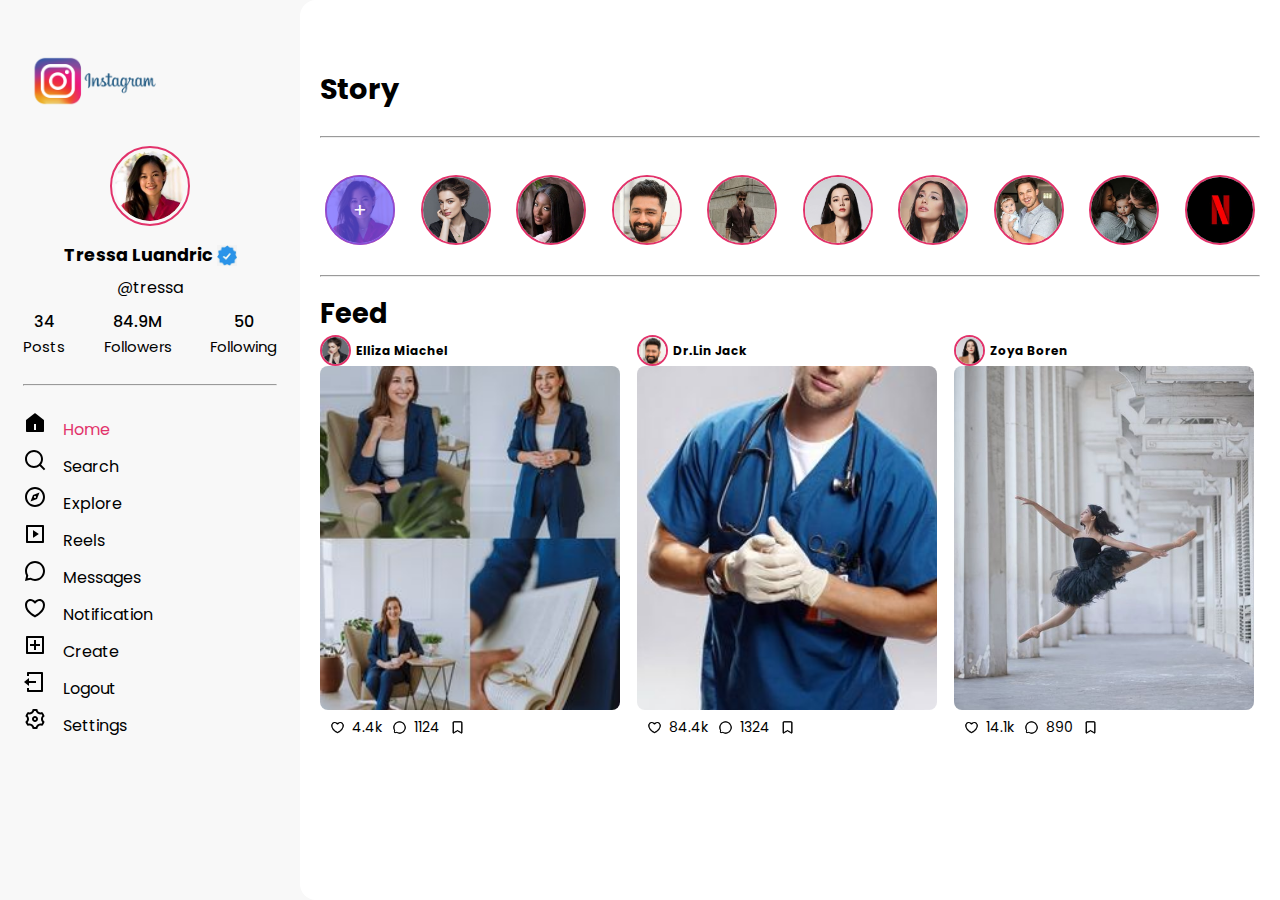
<file: index.html>
<!DOCTYPE html>
<html lang="en">
<head>
    <meta charset="UTF-8">
    <meta name="viewport" content="width=device-width, initial-scale=1.0">
    <title>Instagram</title>
    <link  href="style.css"  rel="stylesheet"  >
    <link href="insta-icon.png" rel="icon" type="image/x-icon">
    <link href=" https://cdn.jsdelivr.net/npm/remixicon@4.3.0/fonts/remixicon.min.css">  
</head>
<body>
     <!--sidebar-->
    <div class="sidebar">
        <a href="#" class="logo">
            <img src="instalogo.png" alt="">
        </a>
        <!--profile image-->
        <div class="profile">
          <div class="profile-img">
            <img src="profile.jpeg" alt="">
          </div>
          <div class="name">
            <h1>Tressa Luandric</h1>
            <img src="verify.jpeg" alt="">
          </div>
          <span>@tressa</span>
         </div>  
         <!--about-->
             <div class="about">
                <!--box 1-->
                <div class="box">
                    <h3>34</h3>
                    <span>Posts</span>
                </div>
                <!--box 2-->
                <div class="box">
                    <h3>84.9M</h3>
                    <span>Followers</span>
                </div>
                <!--box 3-->
                <div class="box">
                    <h3>50</h3>
                    <span>Following</span>
                </div>
            </div>
            <br>
            <hr>
            <br>
            <!-- Menu-->
            <div class="menu">
                 <a href="#" class="active">
                    <div class="icon-img">
                    <span class="icon">
                    <img src="home-5-fill.png" alt="">
                    </span>
                    </div>
                    Home
                 </a>
                 <a href="#">
                    <div class="icon-img">
                    <span class="icon">
                    <img src="search-line.png" alt="">
                    </span>
                    </div>
                    Search
                 </a>
                 <a href="#">
                    <div class="icon-img">
                    <span class="icon">
                    <img src="compass-3-line.png" alt="">
                    </span>
                    </div>
                    Explore
                 </a>
                 <a href="#">
                    <div class="icon-img">
                    <span class="icon">
                    <img src="video-line.png" alt="">
                    </span>
                    </div>
                    Reels
                 </a><a href="#" >
                    <div class="icon-img">
                    <span class="icon">
                    <img src="chat-3-line.png" alt="">
                    </span>
                    </div>
                    Messages
                 </a>
                 <a href="#">
                    <div class="icon-img">
                    <span class="icon">
                    <img src="heart-3-line.png" alt="">
                    </span>
                    </div>
                    Notification
                 </a>
                 <a href="#">
                    <div class="icon-img">
                    <span class="icon">
                    <img src="add-box-line.png" alt="">
                    </span>
                    </div>
                    Create
                 </a>
                 <a href="#">
                    <div class="icon-img">
                    <span class="icon">
                    <img src="logout-box-line.png" alt="">
                    </span>
                    </div>
                     Logout
                 </a> 
                 <a href="#">
                    <div class="icon-img">
                    <span class="icon">
                    <img src="settings-3-line.png" alt="">
                    </span>
                    </div>
                     Settings
                 </a> 
            </div>
      </div>
      <!--Main home-->
      <div class="main-home">
       <!--stories-->
         <div class="stories-title">
            <h1> Story</h1>
         </div>
         <br>
         <hr>
        <!--stories content-->
        <div class="stories">
            <!--story 1-->
            <div class="stories-img color">
                <img src="profile.jpeg" alt="">
                <div class="add">+</div>
            </div>
            <!--story 2-->
            <div class="stories-img">
                <img src="profile1.jpg" alt="">
            </div>
            <!--story 3-->
            <div class="stories-img">
                <img src="story3.jpg" alt="">
            </div>
            <!--story 4-->
            <div class="stories-img ">
                <img src="story4.jpg" alt="">
            </div>
            <!--story 5-->
            <div class="stories-img ">
                <img src="story5.jpg" alt="">
            </div>
            <!--story 6-->
            <div class="stories-img ">
                <img src="story6.jpg" alt="">
            </div>
            <!--story 7-->
            <div class="stories-img ">
                <img src="story7.jpg" alt="">
            </div>
            <!--story 8-->
            <div class="stories-img ">
                <img src="story8.jpg" alt="">
            </div>
            <!--story 9-->
            <div class="stories-img ">
                <img src="story9.jpg" alt="">
            </div>
            <!--story 10-->
            <div class="stories-img ">
                <img src="story10.jpg" alt="">
            </div>
         </div>
         <br>
         <hr>
         <!--main post-->
        <div class="feed">
             <h1>Feed</h1>
        </div>
         <!--posts-->
        <div class="main-posts">
            <!--box 1-->
            <div class="post-box">
                <div class="post-profile">
                    <div class="post-img">
                       <img src="profile1.jpg" alt="">
                    </div>
                    <h3>Elliza Miachel</h3>
                </div>
                <img src="post1.jpg" alt>
                <div class="post-info">
                   
                    <div class="likes">
                        <img src="heart-3-line.png" alt="">
                        <span> 4.4k</span>
                        <img src="chat-3-line.png" alt="">
                        <span>1124</span>
                        <img src="bookmark-line.png" alt="">
                    </div>
                </div>
            </div>

            <!--box 2-->
            <div class="post-box">
                <div class="post-profile">
                    <div class="post-img">
                       <img src="story4.jpg" alt="">
                    </div>
                    <h3> Dr.Lin Jack</h3>
                </div>
                <img src="post2.jpg" alt>
                <div class="post-info">
                   
                    <div class="likes">
                        <img src="heart-3-line.png" alt="">
                        <span> 84.4k</span>
                        <img src="chat-3-line.png" alt="">
                        <span>1324</span>
                        <img src="bookmark-line.png" alt="">
                    </div>
                </div>
            </div>
            <!--box 3-->
            <div class="post-box">
                <div class="post-profile">
                    <div class="post-img">
                       <img src="story6.jpg" alt="">
                    </div>
                    <h3>Zoya Boren</h3>
                </div>
                <img src="post3.jpg" alt>
                <div class="post-info">
                   
                    <div class="likes">
                        <img src="heart-3-line.png" alt="">
                        <span> 14.1k</span>
                        <img src="chat-3-line.png" alt="">
                        <span>890</span>
                        <img src="bookmark-line.png" alt="">
                    </div>
                </div>
            </div>




























         </div>
       























    </div>
</body>
</html>
</file>
<file: style.css>
@import url("https://fonts.googleapis.com/css2?family=Poppins:ital,wght@0,100;0,200;0,300;0,400;0,500;0,600;0,700;0,800;0,900;1,100;1,200;1,300;1,400;1,500;1,600;1,700;1,800;1,900&display=swap");

*{
    font-family: "Poppins",sans-serif;
    margin: 0;
    padding: 0;
    box-sizing: border-box;
    list-style: none;
    text-decoration: none;
}
body{
    background: #f8f8f8;   
}
:root{
    --gradient: linear-gradient(to right , #e2336b, #fcac46);
}
.sidebar{
    position: fixed;
    width: 300px;
    height: 100vh;
    background: #f8f8f8;
    padding: 23px;
}
.main-home{
    position: absolute;
    width: calc(100% - 300px);
    min-height: 100vh;
    top: 0;
    left: 300px;
    background: #fff;
    border-radius: 1rem 0 0 1rem;
    z-index: 1000;
}
.logo img{
    width: 140px;
}
.profile{
    display: flex;
    flex-direction: column;
    align-items: center;
    justify-content: center;
}
.profile-img{
    display: flex;
    align-items: center;
    justify-content: center;
    width: 80px;
    height: 80px;
    border-radius: 50%;
    border: 2px solid #e2336b;
}
.profile-img img{
    width: 70px;
    height: 70px;
    object-fit: cover;
    border-radius: 50%;
    object-position: center;
}
.name{
    display: flex;
    align-items: center;
    margin: 1rem 0 0.4rem;
}
.name h1{
    font-size: 1.1rem;
}
.name img{
    margin-left: 4px;
    width: 20px;
    object-fit: contain;
}
.profile-img span{
    font-size: 0.938rem;
    font-weight: 150;
}
.about{
    display: flex;
    justify-content: space-between;
    margin-top: 0.6rem;
}
.box{
    text-align: center;
}
.box h3{
    font-size: 1rem;
    font-weight: 500;
}
.box span{
    font-size: 0.938rem;
    font-weight: 400;
}
.menu a{
    width: 100%;
    font-size: 1rem;
    color: #000;
    display: flex;
    align-items: center;
    line-height: 35px; 
}
.menu a:hover,
.menu .active{
    color: #e2336b;
}
.menu .icon{
    padding-right: 1rem;
    font-size: 12px;
}
.menu a:hover::before,
.menu.active::before{
    content: '';
    position: absolute;
    right: 0;
    width: 2px;
    height: 17px;
    background: #e2336b;
}
.main-home{
    padding: 20px;
    overflow: hidden;
}
.stories-title{
    display: flex;
    justify-content: space-between;
    margin-top: 3rem;
}
.stories-title h1{
     font-size: 1.8rem;
}
.stories{
       display: flex;
       align-items: center;
       justify-content: space-between;
       margin-top: 2rem;
}
.stories-img{
    display: flex;
    align-items: center;
    justify-content: center;
    width: 80px;
    height: 80px;
    border-radius: 50%;
    border-radius: 2px solid #e2336b;
}
.stories-img img{
    width: 70px;
    height: 70px;
    object-fit: cover;
    border-radius: 50%;
    object-position: center;
    border: 2px solid #e2336b;
}
.stories-img .color{
    border: 2px solid #e2336b;
}
.stories-img .add{
    position: absolute;
    display: flex;
    align-items: center;
    justify-content: center;
    font-size: 20px;
    width: 70px;
    height: 70px;
    border-radius: 50%;
    color: #fff;
    background: hsla(246, 100%, 67%,0.7);
}
.feed{
     display: flex;
     align-items: center;
     justify-content: space-between;
     margin-top: 1rem;
}
.feed h1{
    font-size: 1.7rem;
}
.main-posts{
    display: grid ;
    grid-template-columns: repeat(auto-fit, minmax(300px, auto));
    gap: 11px;
}
.post-box{
    width: 300px;
}
.post-box img{
    width: 100%;
    height: 344px;
    object-fit: cover;
    border-radius: 0.5rem;
}
.post-info{
    display: flex;
    align-items: center;
    justify-content: space-between;
}
.post-img{
    display: flex;
    align-items: center;
    justify-items: center;
    width: 31px;
    height: 31px;
    border: 2px solid #e2336b;
    border-radius: 50%;
}
.post-img img{
    width: 27px;
    height: 27px;
    object-fit: cover;
    border-radius: 50%;
    object-position: center;
}
.post-profile{
    display: flex;
    align-items: center;
}
.post-profile h3{
    font-size: 12px;
    font-weight: 600px;
    margin-left: 5px;   
}
.likes{
    display: flex;
    align-items: center;
}
.likes img{
    width: 15px;
    height: 15px;
    margin-left:10px;
}
.likes span{
    font-size: 14px;
    margin-left: 7px;
}
</file>
